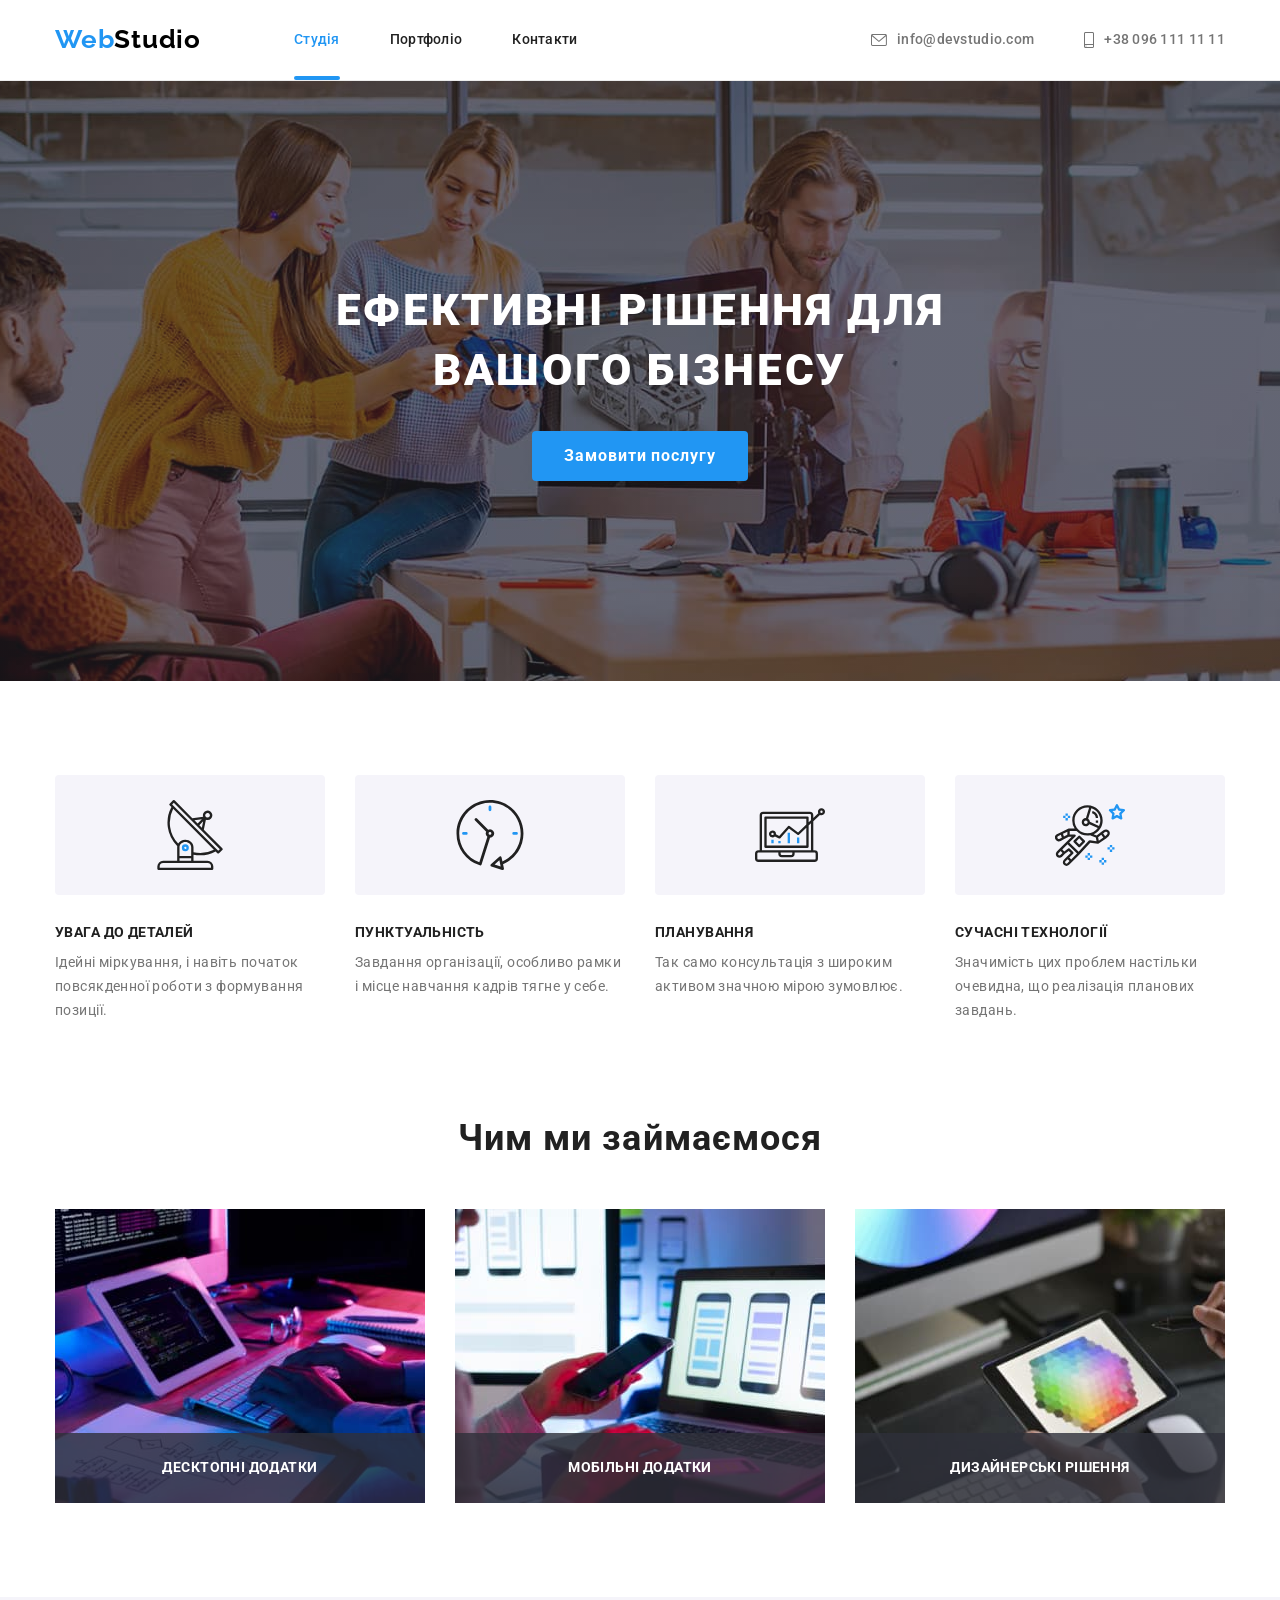
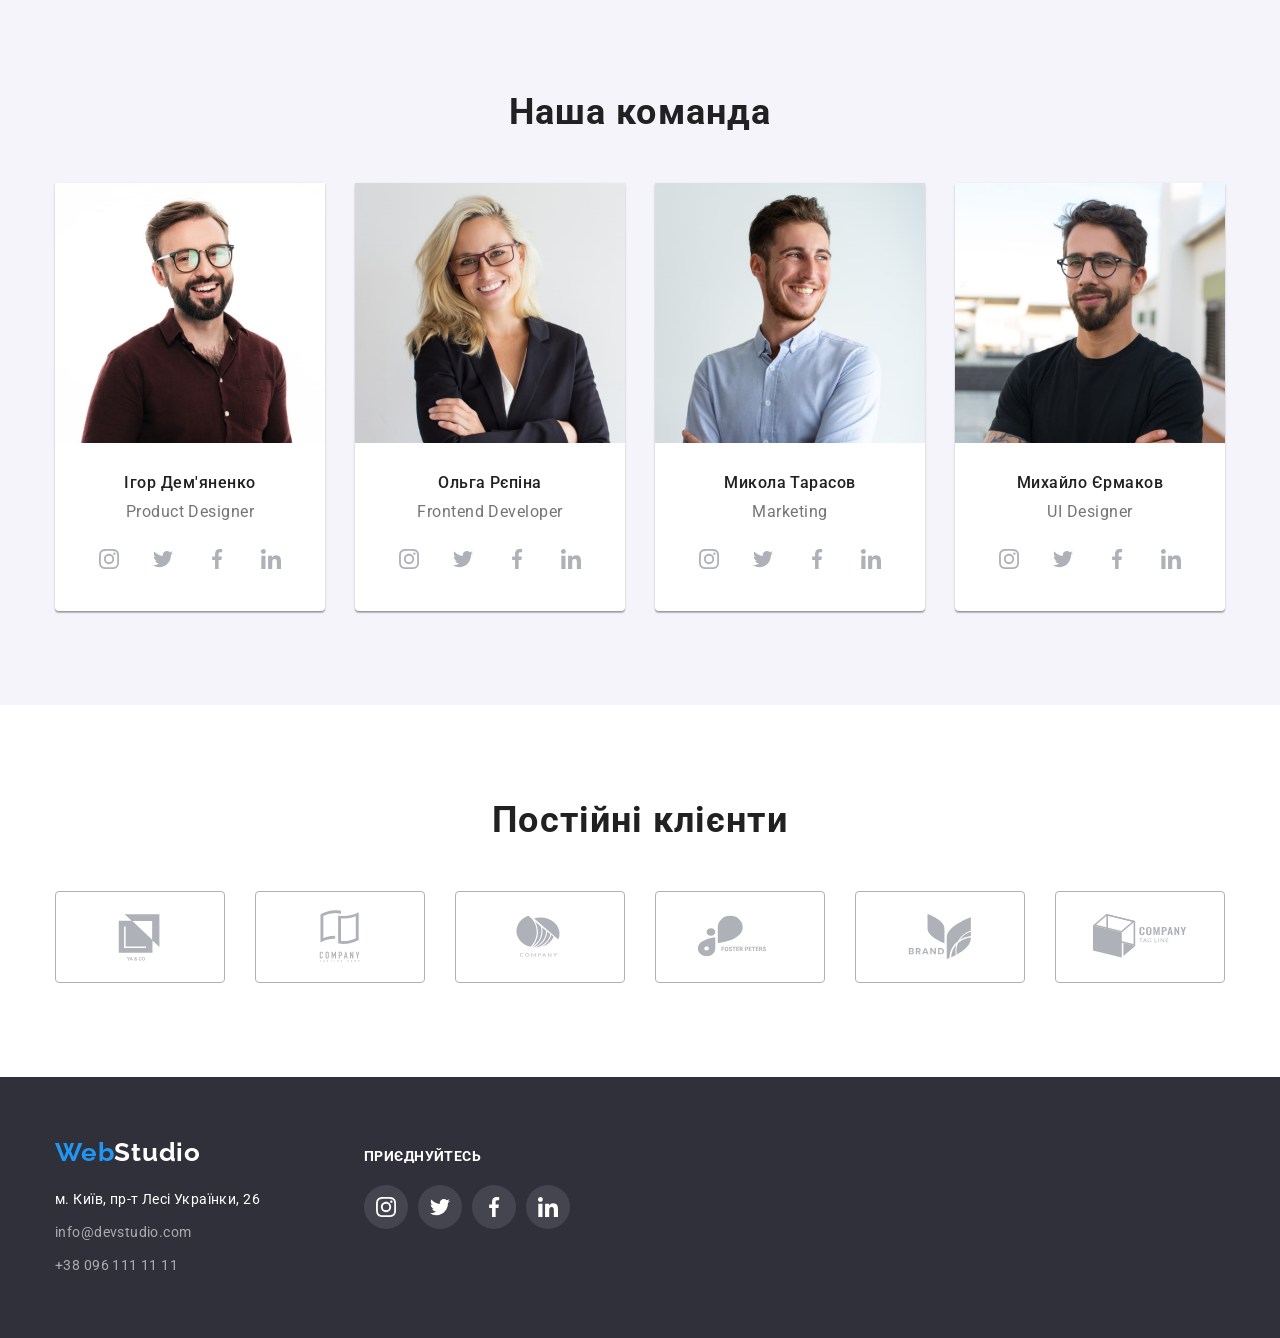
<file: index.html>
<!DOCTYPE html>
<html lang="uk">
  <head>
    <meta charset="UTF-8" />
    <meta http-equiv="X-UA-Compatible" content="IE=edge" />
    <meta name="viewport" content="width=device-width, initial-scale=1.0" />
    <title>Document</title>
    <!-- Fonts -->
    <link rel="preconnect" href="https://fonts.googleapis.com" />
    <link rel="preconnect" href="https://fonts.gstatic.com" crossorigin />
    <link
      href="https://fonts.googleapis.com/css2?family=Raleway:wght@700&family=Roboto:wght@400;500;700;900&display=swap"
      rel="stylesheet"
    />
    <!-- Modern normalize -->
    <link
      rel="stylesheet"
      href="https://cdnjs.cloudflare.com/ajax/libs/modern-normalize/1.1.0/modern-normalize.min.css"
      integrity="sha512-wpPYUAdjBVSE4KJnH1VR1HeZfpl1ub8YT/NKx4PuQ5NmX2tKuGu6U/JRp5y+Y8XG2tV+wKQpNHVUX03MfMFn9Q=="
      crossorigin="anonymous"
      referrerpolicy="no-referrer"
    />
    <!-- Custom styles -->
    <link rel="stylesheet" href="./css/styles.css" />
  </head>
  <body>
    <header class="top-line">
      <div class="container top">
        <nav>
          <div class="top-top">
            <a class="logo link" href="./index.html"
              ><span class="logo-part">Web</span>Studio</a
            >
            <ul class="list top-nav">
              <li class="item">
                <a class="link nav-link current" href="./index.html">Студія</a>
              </li>
              <li class="item">
                <a class="link nav-link" href="./portfolio.html">Портфоліо</a>
              </li>
              <li class="item">
                <a class="link nav-link" href="">Контакти</a>
              </li>
            </ul>
          </div>
        </nav>
        <ul class="list top-contacts">
          <li class="item">
            <a class="link contact-link" href="mailto:info@devstudio.com"
              ><svg class="icon-contacts" width="16" height="12">
                <use href="./images/icons.svg#icon-envelope"></use>
              </svg>
              info@devstudio.com</a
            >
          </li>
          <li class="item">
            <a class="link contact-link" href="tel:+380961111111"
              ><svg class="icon-contacts" width="10" height="16">
                <use href="./images/icons.svg#icon-smartphone"></use>
              </svg>
              +38 096 111 11 11</a
            >
          </li>
        </ul>
      </div>
    </header>
    <main>
      <section class="hero overlay">
        <div class="container">
          <h1 class="hero-title">Ефективні рішення для вашого бізнесу</h1>
          <button data-modal-open class="btn" type="button">
            Замовити послугу
          </button>
        </div>
      </section>
      <section class="section section-advantages">
        <div class="container">
          <h2 class="visually-hidden">Переваги</h2>
          <ul class="list advantages">
            <li class="item-advantages">
              <div class="for-icon-advantages">
                <svg class="icon-advantages" width="70" height="70">
                  <use href="./images/icons.svg#icon-antenna"></use>
                </svg>
              </div>
              <h3 class="advantages-title">УВАГА ДО ДЕТАЛЕЙ</h3>
              <p class="advantages-text">
                Ідейні міркування, і навіть початок повсякденної роботи з
                формування позиції.
              </p>
            </li>
            <li class="item-advantages">
              <div class="for-icon-advantages">
                <svg class="icon-advantages" width="70" height="70">
                  <use href="./images/icons.svg#icon-clock"></use>
                </svg>
              </div>
              <h3 class="advantages-title">ПУНКТУАЛЬНІСТЬ</h3>
              <p class="advantages-text">
                Завдання організації, особливо рамки і місце навчання кадрів
                тягне у себе.
              </p>
            </li>
            <li class="item-advantages">
              <div class="for-icon-advantages">
                <svg class="icon-advantages" width="70" height="70">
                  <use href="./images/icons.svg#icon-diagram"></use>
                </svg>
              </div>
              <h3 class="advantages-title">ПЛАНУВАННЯ</h3>
              <p class="advantages-text">
                Так само консультація з широким активом значною мірою зумовлює.
              </p>
            </li>
            <li class="item-advantages">
              <div class="for-icon-advantages">
                <svg class="icon-advantages" width="70" height="70">
                  <use href="./images/icons.svg#icon-astronaut"></use>
                </svg>
              </div>
              <h3 class="advantages-title">СУЧАСНІ ТЕХНОЛОГІЇ</h3>
              <p class="advantages-text">
                Значимість цих проблем настільки очевидна, що реалізація
                планових завдань.
              </p>
            </li>
          </ul>
        </div>
      </section>
      <section class="section">
        <div class="container">
          <h2 class="section-title">Чим ми займаємося</h2>
          <ul class="list list-doing">
            <li class="item-doing">
              <img
                src="./images/box-1.jpg"
                alt="Працюємо з комп'ютером"
                width="370"
              />
              <div class="doing-name">
                <p class="doing-text">Десктопні додатки</p>
              </div>
            </li>
            <li class="item-doing">
              <img
                src="./images/box-2.jpg"
                alt="Працюємо з телефоном"
                width="370"
              />
              <div class="doing-name">
                <p class="doing-text">Мобільні додатки</p>
              </div>
            </li>
            <li class="item-doing">
              <img
                src="./images/box-3.jpg"
                alt="Працюємо з планшетом"
                width="370"
              />
              <div class="doing-name">
                <p class="doing-text">Дизайнерські рішення</p>
              </div>
            </li>
          </ul>
        </div>
      </section>
      <section class="team section">
        <div class="container">
          <h2 class="section-title">Наша команда</h2>
          <ul class="list team-list">
            <li class="team-item">
              <img src="./images/igor.jpg" alt="Ігор" width="270" />
              <div class="description-member">
                <h3 class="team-member">Ігор Дем'яненко</h3>
                <p lang="en" class="team-member-position">Product Designer</p>
                <ul class="list social-links">
                  <li>
                    <a
                      class="link link-social"
                      href="https://instagram.com"
                      target="_blank"
                      rel="noopener noreferrer"
                      aria-label="Instagram"
                      ><svg class="icon-social-links" width="20" height="20">
                        <use href="./images/icons.svg#icon-instagram"></use>
                      </svg>
                    </a>
                  </li>
                  <li>
                    <a
                      class="link link-social"
                      href="https://twitter.com"
                      target="_blank"
                      rel="noopener noreferrer"
                      aria-label="Twitter"
                      ><svg class="icon-social-links" width="20" height="20">
                        <use href="./images/icons.svg#icon-twitter"></use>
                      </svg>
                    </a>
                  </li>
                  <li>
                    <a
                      class="link link-social"
                      href="https://facebook.com"
                      target="_blank"
                      rel="noopener noreferrer"
                      aria-label="Facebook"
                      ><svg class="icon-social-links" width="20" height="20">
                        <use href="./images/icons.svg#icon-facebook"></use>
                      </svg>
                    </a>
                  </li>
                  <li>
                    <a
                      class="link link-social"
                      href="https://linkedin.com"
                      target="_blank"
                      rel="noopener noreferrer"
                      aria-label="Linkedin"
                      ><svg class="icon-social-links" width="20" height="20">
                        <use href="./images/icons.svg#icon-linkedin"></use>
                      </svg>
                    </a>
                  </li>
                </ul>
              </div>
            </li>
            <li class="team-item">
              <img src="./images/olga.jpg" alt="Ольга" width="270" />
              <div class="description-member">
                <h3 class="team-member">Ольга Рєпіна</h3>
                <p lang="en" class="team-member-position">Frontend Developer</p>
                <ul class="list social-links">
                  <li>
                    <a
                      class="link link-social"
                      href="https://instagram.com"
                      target="_blank"
                      rel="noopener noreferrer"
                      aria-label="Instagram"
                      ><svg class="icon-social-links" width="20" height="20">
                        <use href="./images/icons.svg#icon-instagram"></use>
                      </svg>
                    </a>
                  </li>
                  <li>
                    <a
                      class="link link-social"
                      href="https://twitter.com"
                      target="_blank"
                      rel="noopener noreferrer"
                      aria-label="Twitter"
                      ><svg class="icon-social-links" width="20" height="20">
                        <use href="./images/icons.svg#icon-twitter"></use>
                      </svg>
                    </a>
                  </li>
                  <li>
                    <a
                      class="link link-social"
                      href="https://facebook.com"
                      target="_blank"
                      rel="noopener noreferrer"
                      aria-label="Facebook"
                      ><svg class="icon-social-links" width="20" height="20">
                        <use href="./images/icons.svg#icon-facebook"></use>
                      </svg>
                    </a>
                  </li>
                  <li>
                    <a
                      class="link link-social"
                      href="https://linkedin.com"
                      target="_blank"
                      rel="noopener noreferrer"
                      aria-label="Linkedin"
                      ><svg class="icon-social-links" width="20" height="20">
                        <use href="./images/icons.svg#icon-linkedin"></use>
                      </svg>
                    </a>
                  </li>
                </ul>
              </div>
            </li>
            <li class="team-item">
              <img src="./images/mykola.jpg" alt="Микола" width="270" />
              <div class="description-member">
                <h3 class="team-member">Микола Тарасов</h3>
                <p lang="en" class="team-member-position">Marketing</p>
                <ul class="list social-links">
                  <li>
                    <a
                      class="link link-social"
                      href="https://instagram.com"
                      target="_blank"
                      rel="noopener noreferrer"
                      aria-label="Instagram"
                      ><svg class="icon-social-links" width="20" height="20">
                        <use href="./images/icons.svg#icon-instagram"></use>
                      </svg>
                    </a>
                  </li>
                  <li>
                    <a
                      class="link link-social"
                      href="https://twitter.com"
                      target="_blank"
                      rel="noopener noreferrer"
                      aria-label="Twitter"
                      ><svg class="icon-social-links" width="20" height="20">
                        <use href="./images/icons.svg#icon-twitter"></use>
                      </svg>
                    </a>
                  </li>
                  <li>
                    <a
                      class="link link-social"
                      href="https://facebook.com"
                      target="_blank"
                      rel="noopener noreferrer"
                      aria-label="Facebook"
                      ><svg class="icon-social-links" width="20" height="20">
                        <use href="./images/icons.svg#icon-facebook"></use>
                      </svg>
                    </a>
                  </li>
                  <li>
                    <a
                      class="link link-social"
                      href="https://linkedin.com"
                      target="_blank"
                      rel="noopener noreferrer"
                      aria-label="Linkedin"
                      ><svg class="icon-social-links" width="20" height="20">
                        <use href="./images/icons.svg#icon-linkedin"></use>
                      </svg>
                    </a>
                  </li>
                </ul>
              </div>
            </li>
            <li class="team-item">
              <img src="./images/mikhailo.jpg" alt="Михайло" width="270" />
              <div class="description-member">
                <h3 class="team-member">Михайло Єрмаков</h3>
                <p lang="en" class="team-member-position">UI Designer</p>
                <ul class="list social-links">
                  <li>
                    <a
                      class="link link-social"
                      href="https://instagram.com"
                      target="_blank"
                      rel="noopener noreferrer"
                      aria-label="Instagram"
                      ><svg class="icon-social-links" width="20" height="20">
                        <use href="./images/icons.svg#icon-instagram"></use>
                      </svg>
                    </a>
                  </li>
                  <li>
                    <a
                      class="link link-social"
                      href="https://twitter.com"
                      target="_blank"
                      rel="noopener noreferrer"
                      aria-label="Twitter"
                      ><svg class="icon-social-links" width="20" height="20">
                        <use href="./images/icons.svg#icon-twitter"></use>
                      </svg>
                    </a>
                  </li>
                  <li>
                    <a
                      class="link link-social"
                      href="https://facebook.com"
                      target="_blank"
                      rel="noopener noreferrer"
                      aria-label="Facebook"
                      ><svg class="icon-social-links" width="20" height="20">
                        <use href="./images/icons.svg#icon-facebook"></use>
                      </svg>
                    </a>
                  </li>
                  <li>
                    <a
                      class="link link-social"
                      href="https://linkedin.com"
                      target="_blank"
                      rel="noopener noreferrer"
                      aria-label="Linkedin"
                      ><svg class="icon-social-links" width="20" height="20">
                        <use href="./images/icons.svg#icon-linkedin"></use>
                      </svg>
                    </a>
                  </li>
                </ul>
              </div>
            </li>
          </ul>
        </div>
      </section>
      <section class="section">
        <div class="container">
          <h2 class="section-title">Постійні клієнти</h2>
          <ul class="list clients-list">
            <li class="item-clients">
              <a class="link link-clients" href=""
                ><svg class="icon-clients" width="106" height="60">
                  <use href="./images/icons.svg#icon-Logo-1"></use>
                </svg>
              </a>
            </li>
            <li class="item-clients">
              <a class="link link-clients" href=""
                ><svg class="icon-clients" width="106" height="60">
                  <use href="./images/icons.svg#icon-Logo-2"></use>
                </svg>
              </a>
            </li>
            <li class="item-clients">
              <a class="link link-clients" href=""
                ><svg class="icon-clients" width="106" height="60">
                  <use href="./images/icons.svg#icon-Logo-3"></use>
                </svg>
              </a>
            </li>
            <li class="item-clients">
              <a class="link link-clients" href=""
                ><svg class="icon-clients" width="106" height="60">
                  <use href="./images/icons.svg#icon-Logo-4"></use>
                </svg>
              </a>
            </li>
            <li class="item-clients">
              <a class="link link-clients" href=""
                ><svg class="icon-clients" width="106" height="60">
                  <use href="./images/icons.svg#icon-Logo-5"></use>
                </svg>
              </a>
            </li>
            <li class="item-clients">
              <a class="link link-clients" href=""
                ><svg class="icon-clients" width="106" height="60">
                  <use href="./images/icons.svg#icon-Logo-6"></use>
                </svg>
              </a>
            </li>
          </ul>
        </div>
      </section>
    </main>
    <footer class="footer">
      <div class="container bottom">
        <div class="left-footer">
          <a class="link logo logo-footer" href="/"
            ><span class="logo-part">Web</span>Studio</a
          >
          <address>
            <ul class="list">
              <li class="item-adress">
                <a
                  class="link footer-contacts"
                  href="https://goo.gl/maps/4wiYZeUtQwrUHLYUA"
                  target="_blank"
                  rel="noopener noreferrer nofollow"
                  >м. Київ, пр-т Лесі Українки, 26</a
                >
              </li>
              <li class="item-adress">
                <a
                  class="link footer-contacts mail-tel"
                  href="mailto:info@devstudio.com"
                  >info@devstudio.com</a
                >
              </li>
              <li>
                <a
                  class="link footer-contacts mail-tel"
                  href="tel:+380961111111"
                  >+38 096 111 11 11</a
                >
              </li>
            </ul>
          </address>
        </div>
        <div class="center-footer">
          <h3 class="follow">Приєднуйтесь</h3>
          <ul class="list social-links-footer">
            <li class="item-s-l-footer">
              <a
                class="link link-social-footer"
                href="https://instagram.com"
                target="_blank"
                rel="noopener noreferrer"
                aria-label="Instagram"
                ><svg class="icon-social-links-footer" width="20" height="20">
                  <use href="./images/icons.svg#icon-instagram"></use>
                </svg>
              </a>
            </li>
            <li class="item-s-l-footer">
              <a
                class="link link-social-footer"
                href="https://twitter.com"
                target="_blank"
                rel="noopener noreferrer"
                aria-label="Twitter"
                ><svg class="icon-social-links-footer" width="20" height="20">
                  <use href="./images/icons.svg#icon-twitter"></use>
                </svg>
              </a>
            </li>
            <li class="item-s-l-footer">
              <a
                class="link link-social-footer"
                href="https://facebook.com"
                target="_blank"
                rel="noopener noreferrer"
                aria-label="Facebook"
                ><svg class="icon-social-links-footer" width="20" height="20">
                  <use href="./images/icons.svg#icon-facebook"></use>
                </svg>
              </a>
            </li>
            <li class="item-s-l-footer">
              <a
                class="link link-social-footer"
                href="https://linkedin.com"
                target="_blank"
                rel="noopener noreferrer"
                aria-label="Linkedin"
                ><svg class="icon-social-links-footer" width="20" height="20">
                  <use href="./images/icons.svg#icon-linkedin"></use>
                </svg>
              </a>
            </li>
          </ul>
        </div>
      </div>
    </footer>
    <div class="backdrop is-hidden" data-modal>
      <div class="modal">
        <button data-modal-close class="close-modal">
          <svg class="icon-close-modal" width="18" height="18">
            <use href="./images/icons.svg#icon-close"></use>
          </svg>
        </button>
      </div>
    </div>
    <script src="./js/modal.js"></script>
  </body>
</html>
</file>
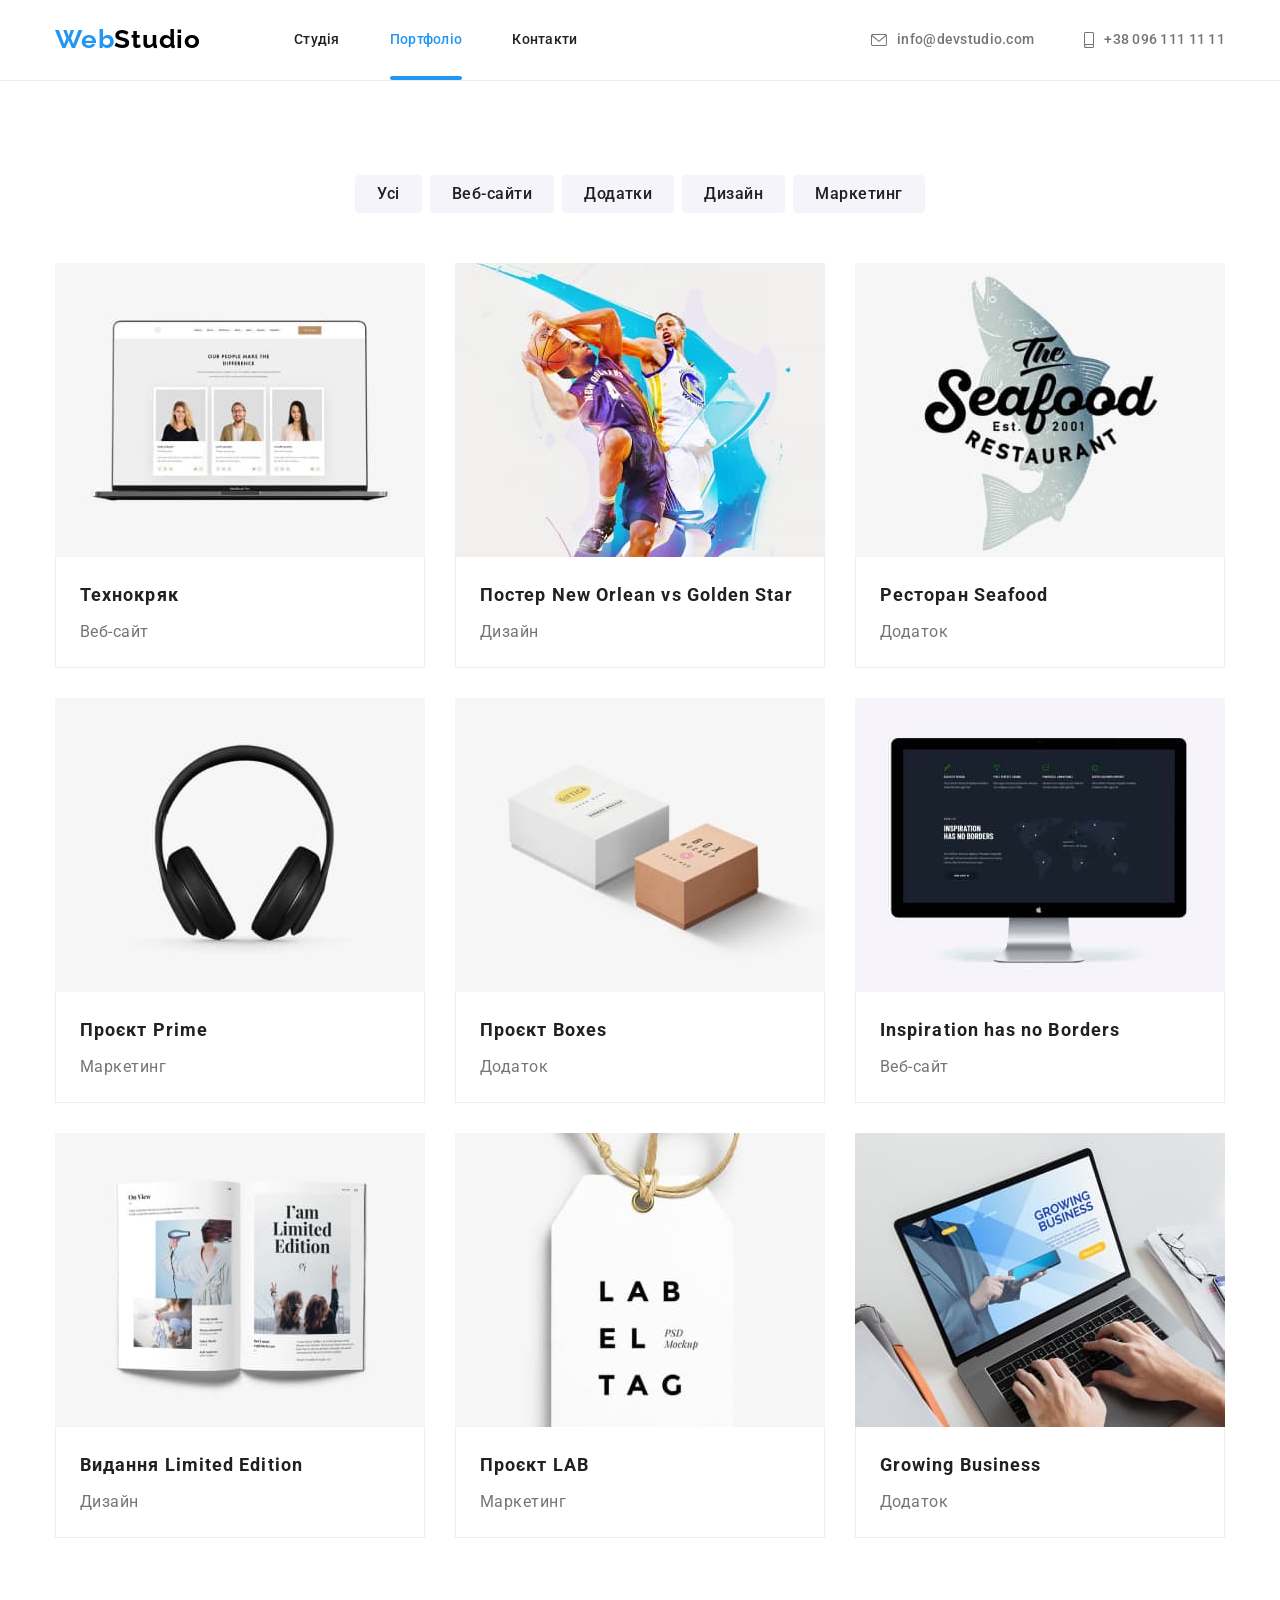
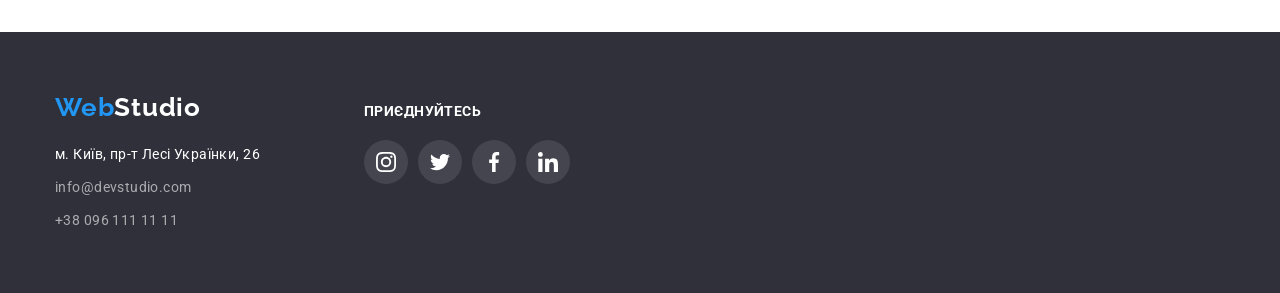
<file: portfolio.html>
<!DOCTYPE html>
<html lang="uk">
  <head>
    <meta charset="UTF-8" />
    <meta http-equiv="X-UA-Compatible" content="IE=edge" />
    <meta name="viewport" content="width=device-width, initial-scale=1.0" />
    <title>Document</title>
    <!-- Fonts -->
    <link rel="preconnect" href="https://fonts.googleapis.com" />
    <link rel="preconnect" href="https://fonts.gstatic.com" crossorigin />
    <link
      href="https://fonts.googleapis.com/css2?family=Raleway:wght@700&family=Roboto:wght@400;500;700;900&display=swap"
      rel="stylesheet"
    />
    <!-- Modern normalize -->
    <link
      rel="stylesheet"
      href="https://cdnjs.cloudflare.com/ajax/libs/modern-normalize/1.1.0/modern-normalize.min.css"
      integrity="sha512-wpPYUAdjBVSE4KJnH1VR1HeZfpl1ub8YT/NKx4PuQ5NmX2tKuGu6U/JRp5y+Y8XG2tV+wKQpNHVUX03MfMFn9Q=="
      crossorigin="anonymous"
      referrerpolicy="no-referrer"
    />
    <!-- Custom styles -->
    <link rel="stylesheet" href="./css/styles.css" />
  </head>
  <body>
    <header class="top-line">
      <div class="container top">
        <nav>
          <div class="top-top">
            <a class="logo link" href="./index.html"
              ><span class="logo-part">Web</span>Studio</a
            >
            <ul class="list top-nav">
              <li class="item">
                <a class="link nav-link" href="./index.html">Студія</a>
              </li>
              <li class="item">
                <a class="link nav-link current" href="./portfolio.html"
                  >Портфоліо</a
                >
              </li>
              <li class="item">
                <a class="link nav-link" href="">Контакти</a>
              </li>
            </ul>
          </div>
        </nav>
        <ul class="list top-contacts">
          <li class="item">
            <a class="link contact-link" href="mailto:info@devstudio.com"
              ><svg class="icon-contacts" width="16" height="12">
                <use href="./images/icons.svg#icon-envelope"></use>
              </svg>
              info@devstudio.com</a
            >
          </li>
          <li class="item">
            <a class="link contact-link" href="tel:+380961111111"
              ><svg class="icon-contacts" width="10" height="16">
                <use href="./images/icons.svg#icon-smartphone"></use>
              </svg>
              +38 096 111 11 11</a
            >
          </li>
        </ul>
      </div>
    </header>
    <main>
      <section class="section">
        <div class="container">
          <h1 class="visually-hidden">Портфоліо</h1>
          <ul class="list portfolio-nav">
            <li class="item-portfolio-nav">
              <button type="button" class="portfolio-btn">Усі</button>
            </li>
            <li class="item-portfolio-nav">
              <button type="button" class="portfolio-btn">Веб-сайти</button>
            </li>
            <li class="item-portfolio-nav">
              <button type="button" class="portfolio-btn">Додатки</button>
            </li>
            <li class="item-portfolio-nav">
              <button type="button" class="portfolio-btn">Дизайн</button>
            </li>
            <li class="item-portfolio-nav">
              <button type="button" class="portfolio-btn">Маркетинг</button>
            </li>
          </ul>
          <ul class="list samples">
            <li class="item-samples">
              <div class="samples-thumb">
                <img
                  src="./images/portfolio-1.jpg"
                  alt="Технокряк"
                  width="370"
                />
                <div class="samples-overlay">
                  <p class="samples-text">
                    Ресурс пропонує комплексні пропозиції з різним рівнем
                    функціоналу та сервісів. Все це дозволить відвідувачу
                    отримати вичерпні відомості про компанію чи приватну особу.
                  </p>
                </div>
              </div>
              <div class="description-samples">
                <h2 class="portfolio-title">Технокряк</h2>
                <p class="portfolio-text">Веб-сайт</p>
              </div>
            </li>
            <li class="item-samples">
              <div class="samples-thumb">
                <img
                  src="./images/portfolio-2.jpg"
                  alt="Постер New Orlean vs Golden Star"
                  width="370"
                />
                <div class="samples-overlay">
                  <p class="samples-text">
                    Ресурс пропонує комплексні пропозиції з різним рівнем
                    функціоналу та сервісів. Все це дозволить відвідувачу
                    отримати вичерпні відомості про компанію чи приватну особу.
                  </p>
                </div>
              </div>
              <div class="description-samples">
                <h2 class="portfolio-title">
                  Постер New Orlean vs Golden Star
                </h2>
                <p class="portfolio-text">Дизайн</p>
              </div>
            </li>
            <li class="item-samples">
              <div class="samples-thumb">
                <img
                  src="./images/portfolio-3.jpg"
                  alt="Ресторан Seafood"
                  width="370"
                />
                <div class="samples-overlay">
                  <p class="samples-text">
                    Ресурс пропонує комплексні пропозиції з різним рівнем
                    функціоналу та сервісів. Все це дозволить відвідувачу
                    отримати вичерпні відомості про компанію чи приватну особу.
                  </p>
                </div>
              </div>
              <div class="description-samples">
                <h2 class="portfolio-title">Ресторан Seafood</h2>
                <p class="portfolio-text">Додаток</p>
              </div>
            </li>
            <li class="item-samples">
              <div class="samples-thumb">
                <img
                  src="./images/portfolio-4.jpg"
                  alt="Проєкт Prime"
                  width="370"
                />
                <div class="samples-overlay">
                  <p class="samples-text">
                    Ресурс пропонує комплексні пропозиції з різним рівнем
                    функціоналу та сервісів. Все це дозволить відвідувачу
                    отримати вичерпні відомості про компанію чи приватну особу.
                  </p>
                </div>
              </div>
              <div class="description-samples">
                <h2 class="portfolio-title">Проєкт Prime</h2>
                <p class="portfolio-text">Маркетинг</p>
              </div>
            </li>
            <li class="item-samples">
              <div class="samples-thumb">
                <img
                  src="./images/portfolio-5.jpg"
                  alt="Проєкт Boxes"
                  width="370"
                />
                <div class="samples-overlay">
                  <p class="samples-text">
                    Ресурс пропонує комплексні пропозиції з різним рівнем
                    функціоналу та сервісів. Все це дозволить відвідувачу
                    отримати вичерпні відомості про компанію чи приватну особу.
                  </p>
                </div>
              </div>
              <div class="description-samples">
                <h2 class="portfolio-title">Проєкт Boxes</h2>
                <p class="portfolio-text">Додаток</p>
              </div>
            </li>
            <li class="item-samples">
              <div class="samples-thumb">
                <img
                  src="./images/portfolio-6.jpg"
                  alt="Inspiration has no Borders"
                  width="370"
                />
                <div class="samples-overlay">
                  <p class="samples-text">
                    Ресурс пропонує комплексні пропозиції з різним рівнем
                    функціоналу та сервісів. Все це дозволить відвідувачу
                    отримати вичерпні відомості про компанію чи приватну особу.
                  </p>
                </div>
              </div>
              <div class="description-samples">
                <h2 class="portfolio-title">Inspiration has no Borders</h2>
                <p class="portfolio-text">Веб-сайт</p>
              </div>
            </li>
            <li class="item-samples">
              <div class="samples-thumb">
                <img
                  src="./images/portfolio-7.jpg"
                  alt="Видання Limited Edition"
                  width="370"
                />
                <div class="samples-overlay">
                  <p class="samples-text">
                    Ресурс пропонує комплексні пропозиції з різним рівнем
                    функціоналу та сервісів. Все це дозволить відвідувачу
                    отримати вичерпні відомості про компанію чи приватну особу.
                  </p>
                </div>
              </div>
              <div class="description-samples">
                <h2 class="portfolio-title">Видання Limited Edition</h2>
                <p class="portfolio-text">Дизайн</p>
              </div>
            </li>
            <li class="item-samples">
              <div class="samples-thumb">
                <img
                  src="./images/portfolio-8.jpg"
                  alt="Проєкт LAB"
                  width="370"
                />
                <div class="samples-overlay">
                  <p class="samples-text">
                    Ресурс пропонує комплексні пропозиції з різним рівнем
                    функціоналу та сервісів. Все це дозволить відвідувачу
                    отримати вичерпні відомості про компанію чи приватну особу.
                  </p>
                </div>
              </div>
              <div class="description-samples">
                <h2 class="portfolio-title">Проєкт LAB</h2>
                <p class="portfolio-text">Маркетинг</p>
              </div>
            </li>
            <li class="item-samples">
              <div class="samples-thumb">
                <img
                  src="./images/portfolio-9.jpg"
                  alt="Growing Business"
                  width="370"
                />
                <div class="samples-overlay">
                  <p class="samples-text">
                    Ресурс пропонує комплексні пропозиції з різним рівнем
                    функціоналу та сервісів. Все це дозволить відвідувачу
                    отримати вичерпні відомості про компанію чи приватну особу.
                  </p>
                </div>
              </div>
              <div class="description-samples">
                <h2 class="portfolio-title">Growing Business</h2>
                <p class="portfolio-text">Додаток</p>
              </div>
            </li>
          </ul>
        </div>
      </section>
    </main>
    <footer class="footer">
      <div class="container bottom">
        <div class="left-footer">
          <a class="link logo logo-footer" href="/"
            ><span class="logo-part">Web</span>Studio</a
          >
          <address>
            <ul class="list">
              <li class="item-adress">
                <a
                  class="link footer-contacts"
                  href="https://goo.gl/maps/4wiYZeUtQwrUHLYUA"
                  target="_blank"
                  rel="noopener noreferrer nofollow"
                  >м. Київ, пр-т Лесі Українки, 26</a
                >
              </li>
              <li class="item-adress">
                <a
                  class="link footer-contacts mail-tel"
                  href="mailto:info@devstudio.com"
                  >info@devstudio.com</a
                >
              </li>
              <li>
                <a
                  class="link footer-contacts mail-tel"
                  href="tel:+380961111111"
                  >+38 096 111 11 11</a
                >
              </li>
            </ul>
          </address>
        </div>
        <div class="center-footer">
          <h3 class="follow">Приєднуйтесь</h3>
          <ul class="list social-links-footer">
            <li class="item-s-l-footer">
              <a
                class="link link-social-footer"
                href="https://instagram.com"
                target="_blank"
                rel="noopener noreferrer"
                aria-label="Instagram"
                ><svg class="icon-social-links-footer" width="20" height="20">
                  <use href="./images/icons.svg#icon-instagram"></use>
                </svg>
              </a>
            </li>
            <li class="item-s-l-footer">
              <a
                class="link link-social-footer"
                href="https://twitter.com"
                target="_blank"
                rel="noopener noreferrer"
                aria-label="Twitter"
                ><svg class="icon-social-links-footer" width="20" height="20">
                  <use href="./images/icons.svg#icon-twitter"></use>
                </svg>
              </a>
            </li>
            <li class="item-s-l-footer">
              <a
                class="link link-social-footer"
                href="https://facebook.com"
                target="_blank"
                rel="noopener noreferrer"
                aria-label="Facebook"
                ><svg class="icon-social-links-footer" width="20" height="20">
                  <use href="./images/icons.svg#icon-facebook"></use>
                </svg>
              </a>
            </li>
            <li class="item-s-l-footer">
              <a
                class="link link-social-footer"
                href="https://linkedin.com"
                target="_blank"
                rel="noopener noreferrer"
                aria-label="Linkedin"
                ><svg class="icon-social-links-footer" width="20" height="20">
                  <use href="./images/icons.svg#icon-linkedin"></use>
                </svg>
              </a>
            </li>
          </ul>
        </div>
      </div>
    </footer>
  </body>
</html>
</file>
<file: css/styles.css>
:root {
  --primary-text-color: #757575;
  --title-text-color: #212121;
  --accent-color: #2196f3;
  --primary-white-color: #ffffff;
  --primary-background-color: #2f303a;
  --secondary-background-color: #f5f4fa;
}
body {
  font-family: Roboto, sans-serif;
  color: var(--primary-text-color);
  background-color: var(--primary-white-color);
}
/* Reset */
h1,
h2,
h3,
h4,
h5,
h6,
p {
  margin: 0;
}
.link {
  text-decoration: none;
}
.list {
  list-style-type: none;
  margin: 0;
  padding: 0;
}
img {
  display: block;
  max-width: 100%;
  height: auto;
}
/* reset */
.container {
  width: 1200px;
  padding-left: 15px;
  padding-right: 15px;
  margin: 0 auto;
}
.top-line {
  border-bottom-width: 1px;
  border-bottom-style: solid;
  border-bottom-color: #ececec;
}
.top {
  display: flex;
}
.top-top {
  display: flex;
  align-items: center;
}
.top-nav {
  display: flex;
  align-items: center;
}
.top-contacts {
  display: flex;
  margin-left: auto;
}
.icon-contacts {
  margin-right: 10px;
  fill: currentColor;
}
.list > .item:not(:last-child) {
  margin-right: 50px;
}
.logo {
  margin-right: 93px;
  padding-top: 24px;
  padding-bottom: 25px;
  font-family: "Raleway", sans-serif;
  color: #000000;
  font-weight: 700;
  font-size: 26px;
  line-height: 1.19;
  letter-spacing: 0.03em;
}
.logo-part {
  color: var(--accent-color);
}

.nav-link,
.contact-link {
  display: inline-flex;
  align-items: center;
  padding-top: 32px;
  padding-bottom: 32px;
  font-weight: 500;
  font-size: 14px;
  line-height: 1.14;
  letter-spacing: 0.02em;
  color: var(--title-text-color);
  transition: color 250ms cubic-bezier(0.4, 0, 0.2, 1);
}

.nav-link:hover,
.nav-link:focus,
.contact-link:hover,
.contact-link:focus,
.footer-contacts:hover,
.footer-contacts:focus {
  color: var(--accent-color);
}
.nav-link.current {
  color: var(--accent-color);
}
.nav-link {
  position: relative;
}
.nav-link::after {
  content: "";
  display: block;
  position: absolute;
  left: 0;
  bottom: 0;
  width: 100%;
  height: 4px;
  background-color: var(--accent-color);
  border-radius: 2px;
  opacity: 0;
  transition: opacity 250ms cubic-bezier(0.4, 0, 0.2, 1);
}
.nav-link:hover::after {
  opacity: 1;
}
.nav-link.current::after {
  opacity: 1;
}
.contact-link {
  color: var(--primary-text-color);
}
.hero {
  padding: 200px 0;
  background-color: #c4c4c4;
  text-align: center;
}
.overlay {
  height: 600px;
  max-width: 1600px;
  margin-left: auto;
  margin-right: auto;
  background-image: linear-gradient(
      rgba(47, 48, 58, 0.4),
      rgba(47, 48, 58, 0.4)
    ),
    url(../images/Hero.jpg);
  background-repeat: no-repeat;
  background-position: center;
}
.hero-title {
  margin-bottom: 30px;
  margin-left: auto;
  margin-right: auto;
  width: 696px;
  color: var(--primary-white-color);
  font-weight: 900;
  font-size: 44px;
  line-height: 1.36;
  letter-spacing: 0.06em;
  text-transform: uppercase;
}
.btn {
  min-width: 216px;
  min-height: 50px;
  padding: 10px 32px;
  background-color: var(--accent-color);
  font-family: inherit;
  font-weight: 700;
  font-size: 16px;
  line-height: 1.88;
  text-align: center;
  border-width: 0;
  border-radius: 4px;
  letter-spacing: 0.06em;
  color: var(--primary-white-color);
  cursor: pointer;
  transition: filter 250ms cubic-bezier(0.4, 0, 0.2, 1);
}
.btn:hover {
  filter: drop-shadow(0px 4px 4px rgba(0, 0, 0, 0.25));
}
.backdrop {
  position: fixed;
  top: 0;
  left: 0;
  width: 100%;
  height: 100%;
  background-color: rgba(0, 0, 0, 0.2);
  opacity: 1;
  transition: opacity 250ms cubic-bezier(0.4, 0, 0.2, 1),
    visibility 250ms cubic-bezier(0.4, 0, 0.2, 1);
}
.backdrop.is-hidden {
  visibility: hidden;
  opacity: 0;
  pointer-events: none;
}
.backdrop.is-hidden .modal {
  opacity: 0;
  transform: translate(-50%, -50%) scale(0.9);
}
.modal {
  position: absolute;
  top: 50%;
  left: 50%;
  transform: translate(-50%, -50%) scale(1);
  transition: transform 250ms cubic-bezier(0.4, 0, 0.2, 1),
    opacity 250ms cubic-bezier(0.4, 0, 0.2, 1);
  min-width: 528px;
  min-height: 581px;
  background-color: #fff;
  box-shadow: 0px 1px 3px rgba(0, 0, 0, 0.12), 0px 1px 1px rgba(0, 0, 0, 0.14),
    0px 2px 1px rgba(0, 0, 0, 0.2);
  border-radius: 4px;
}
.close-modal {
  display: inline-flex;
  justify-content: center;
  align-items: center;
  position: absolute;
  top: 8px;
  right: 8px;
  width: 30px;
  height: 30px;
  padding: 0;
  border-radius: 50%;
  border: 1px solid rgba(0, 0, 0, 0.1);
  cursor: pointer;
  background-color: var(--primary-white-color);
}
.visually-hidden {
  position: absolute;
  white-space: nowrap;
  width: 1px;
  height: 1px;
  overflow: hidden;
  border: 0;
  padding: 0;
  clip: rect(0 0 0 0);
  clip-path: inset(50%);
  margin: -1px;
}
.section {
  padding: 94px 0;
}
.section-advantages {
  padding-bottom: 0;
}
.for-icon-advantages {
  display: flex;
  justify-content: center;
  align-items: center;
  width: 270px;
  height: 120px;
  background-color: var(--secondary-background-color);
  border-radius: 4px;
  margin-bottom: 30px;
}
.advantages {
  display: flex;
}
.item-advantages {
  flex-basis: 270px;
}
.list > .item-advantages:not(:last-child) {
  margin-right: 30px;
}
.advantages-title {
  margin-bottom: 10px;
  font-weight: 700;
  font-size: 14px;
  line-height: 1.14;
  letter-spacing: 0.03em;
  text-transform: uppercase;
  color: var(--title-text-color);
}
.advantages-text {
  font-size: 14px;
  line-height: 1.71;
  letter-spacing: 0.03em;
  color: var(--primary-text-color);
}
.section-title {
  margin-bottom: 50px;
  font-weight: 700;
  font-size: 36px;
  line-height: 1.17;
  text-align: center;
  letter-spacing: 0.03em;
  color: var(--title-text-color);
}
.list-doing {
  display: flex;
  margin-right: -30px;
}
.list-doing > .item-doing {
  flex-basis: calc(100% / 3 - 30px);
  margin-right: 30px;
}
.item-doing {
  position: relative;
}
.doing-name {
  position: absolute;
  bottom: 0;
  width: 100%;
  min-height: 70px;
  display: flex;
  align-items: center;
  justify-content: center;
  background-color: rgba(47, 48, 58, 0.8);
}
.doing-text {
  font-weight: 700;
  font-size: 14px;
  line-height: 1.14;
  text-align: center;
  letter-spacing: 0.03em;
  text-transform: uppercase;

  color: #ffffff;
}
.team {
  background-color: var(--secondary-background-color);
}
.description-member {
  padding-top: 30px;
  padding-bottom: 30px;
}
.team-member {
  margin-bottom: 10px;
  font-weight: 500;
  font-size: 16px;
  line-height: 1.19;
  text-align: center;
  letter-spacing: 0.03em;
  color: var(--title-text-color);
}
.team-member-position {
  font-size: 16px;
  line-height: 1.19;
  text-align: center;
  letter-spacing: 0.03em;
  color: var(--primary-text-color);
  margin-bottom: 16px;
}
.team-list {
  display: flex;
  margin-right: -30px;
}
.social-links {
  display: flex;
  justify-content: center;
  align-items: center;
  gap: 10px;
}
.link-social {
  display: flex;
  justify-content: center;
  align-items: center;
  width: 44px;
  height: 44px;
  border-radius: 50%;
  background-color: var(--primary-white-color);
  color: #afb1b8;
  transition: background-color 250ms cubic-bezier(0.4, 0, 0.2, 1),
    color 250ms cubic-bezier(0.4, 0, 0.2, 1);
}
.icon-social-links {
  fill: currentColor;
}
.link-social:hover,
.link-social:focus {
  background-color: var(--accent-color);
  color: var(--primary-white-color);
}

.team-item {
  flex-basis: calc(100% / 3 - 30px);
  margin-right: 30px;
  box-shadow: 0px 1px 3px rgba(0, 0, 0, 0.12), 0px 1px 1px rgba(0, 0, 0, 0.14),
    0px 2px 1px rgba(0, 0, 0, 0.2);
  border-radius: 0px 0px 4px 4px;
  background-color: var(--primary-white-color);
}
.clients-list {
  display: flex;
  margin-right: -30px;
}
.clients-list > .item-clients {
  flex-basis: calc(100% / 6 - 30px);
  margin-right: 30px;
}
.link-clients {
  display: flex;
  justify-content: center;
  align-items: center;
  width: 170px;
  height: 92px;
  border: 1px solid #afb1b8;
  border-radius: 4px;
  color: #afb1b8;
  transition: border 250ms cubic-bezier(0.4, 0, 0.2, 1),
    color 250ms cubic-bezier(0.4, 0, 0.2, 1);
}
.icon-clients {
  fill: currentColor;
}
.link-clients:hover,
.link-clients:focus {
  border: 1px solid var(--accent-color);
  color: var(--accent-color);
}
.footer {
  background-color: var(--primary-background-color);
  padding-top: 60px;
  padding-bottom: 60px;
}
.bottom {
  display: flex;
  align-items: baseline;
  gap: 70px;
}
.logo-footer {
  display: inline-block;
  padding: 0;
  margin-bottom: 20px;
  color: var(--primary-white-color);
}
.footer-contacts {
  font-style: normal;
  font-size: 14px;
  line-height: 1.71;
  letter-spacing: 0.03em;
  color: var(--primary-white-color);
  transition: color 250ms cubic-bezier(0.4, 0, 0.2, 1);
}
.item-adress {
  margin-bottom: 9px;
}
.mail-tel {
  color: rgba(255, 255, 255, 0.6);
}
.follow {
  font-size: 14px;
  line-height: 1.14;
  letter-spacing: 0.03em;
  text-transform: uppercase;
  color: var(--primary-white-color);
  margin-bottom: 20px;
}
.social-links-footer {
  display: flex;
}
.item-s-l-footer:not(:last-child) {
  margin-right: 10px;
}
.link-social-footer {
  display: flex;
  justify-content: center;
  align-items: center;
  width: 44px;
  height: 44px;
  border-radius: 50%;
  background-color: rgba(255, 255, 255, 0.1);
  color: var(--primary-white-color);
  transition: background-color 250ms cubic-bezier(0.4, 0, 0.2, 1);
}
.icon-social-links-footer {
  fill: currentColor;
}
.link-social-footer:hover,
.link-social-footer:focus {
  background-color: var(--accent-color);
}
.portfolio-nav {
  display: flex;
  justify-content: center;
  margin-bottom: 50px;
}
.portfolio-nav > .item-portfolio-nav:not(:last-child) {
  margin-right: 8px;
}
.portfolio-btn {
  font-family: inherit;
  padding: 6px 22px;
  background-color: var(--secondary-background-color);
  font-weight: 500;
  font-size: 16px;
  line-height: 1.62;
  text-align: center;
  border-width: 0;
  border-radius: 4px;
  letter-spacing: 0.03em;
  color: var(--title-text-color);
  cursor: pointer;
  transition: background-color 250ms cubic-bezier(0.4, 0, 0.2, 1),
    color 250ms cubic-bezier(0.4, 0, 0.2, 1),
    box-shadow 250ms cubic-bezier(0.4, 0, 0.2, 1);
}
.portfolio-btn:hover,
.portfolio-btn:focus {
  background-color: var(--accent-color);
  color: var(--primary-white-color);
  box-shadow: 0px 3px 1px rgba(0, 0, 0, 0.1), 0px 1px 2px rgba(0, 0, 0, 0.08),
    0px 2px 2px rgba(0, 0, 0, 0.12);
}
.samples {
  display: flex;
  flex-wrap: wrap;
  margin-right: -30px;
  margin-bottom: -30px;
}
.samples-thumb {
  position: relative;
  overflow: hidden;
}
.samples-overlay {
  position: absolute;
  top: 0;
  left: 0;
  transform: translateY(100%);
  width: 100%;
  height: 100%;
  padding: 63px 24px;
  display: flex;
  align-items: center;
  color: var(--primary-white-color);
  background-color: rgba(33, 150, 243, 0.9);
  transition: transform 250ms cubic-bezier(0.4, 0, 0.2, 1);
}
.item-samples:hover .samples-overlay {
  transform: translateY(0);
}
.item-samples:hover,
.item-samples:focus {
  box-shadow: 0px 1px 1px rgba(0, 0, 0, 0.12), 0px 4px 4px rgba(0, 0, 0, 0.06),
    1px 4px 6px rgba(0, 0, 0, 0.16);
}
.samples > .item-samples {
  flex-basis: calc(100% / 3 - 30px);
  margin-right: 30px;
  margin-bottom: 30px;
  transition: box-shadow 250ms cubic-bezier(0.4, 0, 0.2, 1);
}
.description-samples {
  padding: 20px 24px;
  border: 1px solid #eeeeee;
  border-top: none;
}
.portfolio-title {
  margin-bottom: 4px;
  font-weight: 700;
  font-size: 18px;
  line-height: 2;
  letter-spacing: 0.06em;
  color: var(--title-text-color);
}
.portfolio-text {
  font-size: 16px;
  line-height: 1.88;
  letter-spacing: 0.03em;
  color: var(--primary-text-color);
}
.samples-text {
  font-size: 18px;
  line-height: 1.56;
  letter-spacing: 0.03em;
}
</file>
